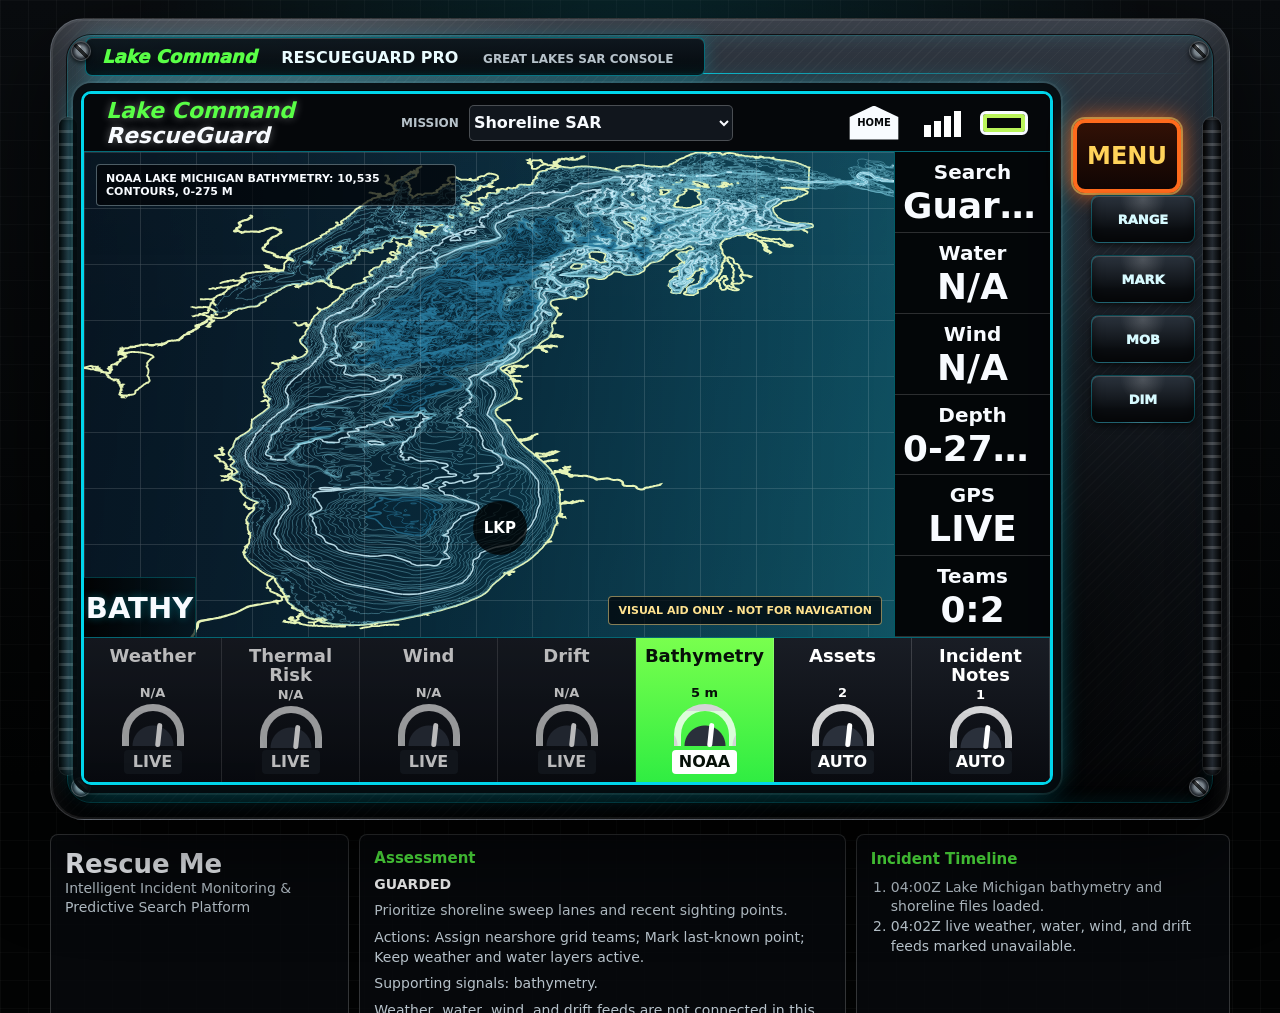
<file: index.html>
<!doctype html>
<html lang="en">
  <head>
    <meta charset="utf-8">
    <meta name="viewport" content="width=device-width, initial-scale=1">
    <meta http-equiv="refresh" content="0; url=docs/">
    <title>Rescue Me AI Review</title>
    <style>
      body {
        margin: 0;
        min-height: 100vh;
        display: grid;
        place-items: center;
        background: #07100e;
        color: #f6faf8;
        font-family: Arial, sans-serif;
      }

      a {
        color: #72f0a5;
      }
    </style>
  </head>
  <body>
    <main>
      <p>Opening Rescue Me AI review app...</p>
      <p><a href="docs/">Open the app</a></p>
    </main>
  </body>
</html>
</file>
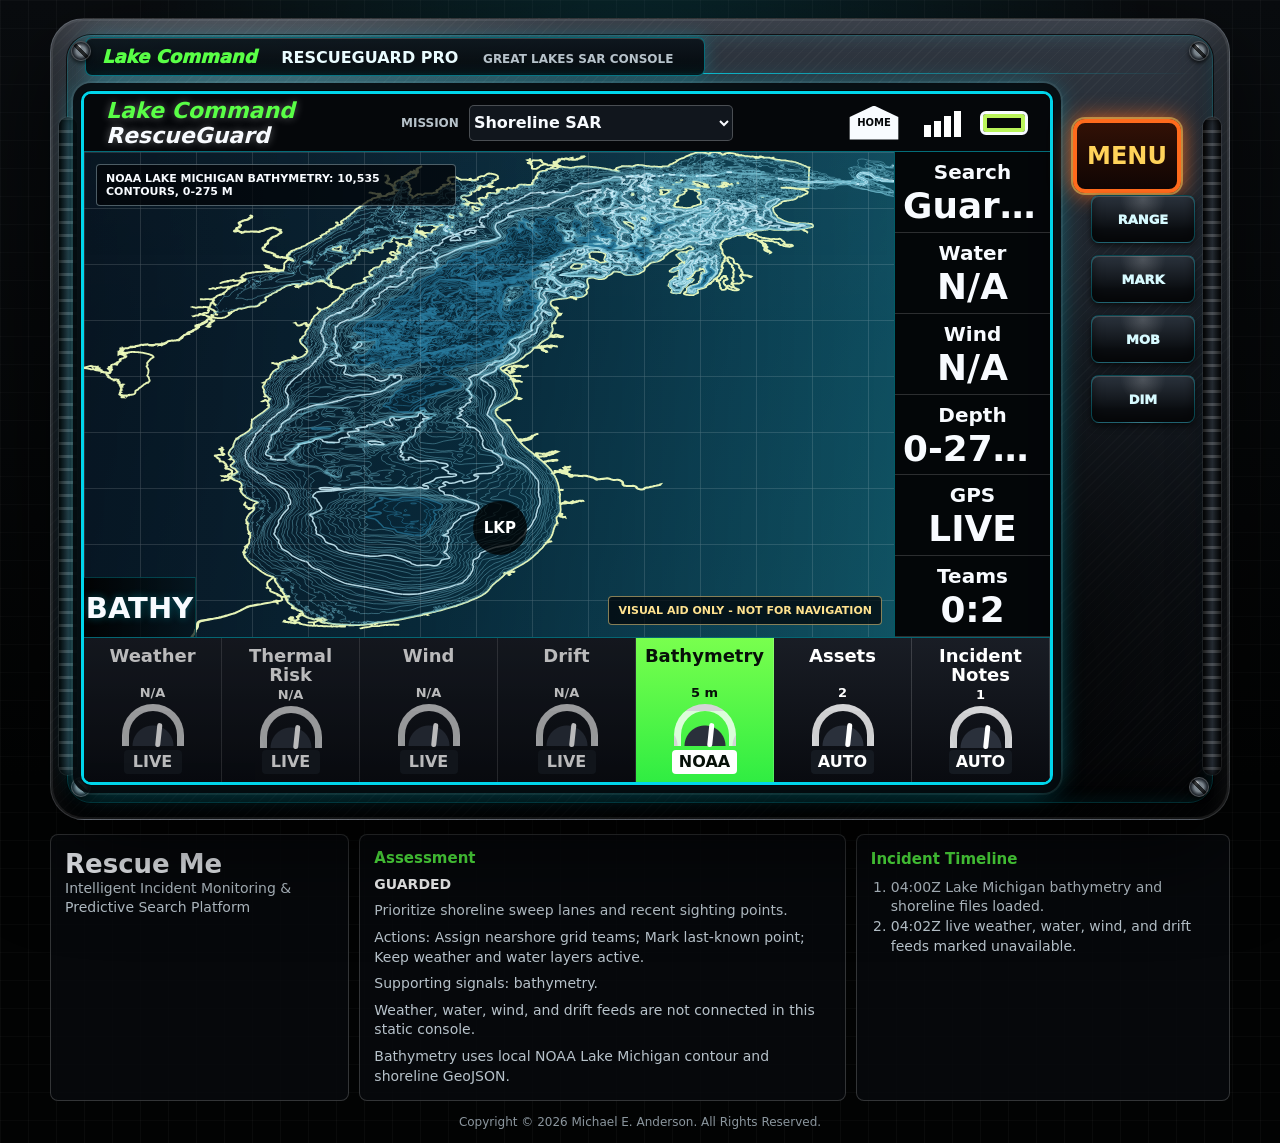
<file: docs/index.html>
<!doctype html>
<!-- Copyright (c) 2026 Michael E. Anderson. All Rights Reserved. -->
<html lang="en">
  <head>
    <meta charset="utf-8">
    <meta name="viewport" content="width=device-width, initial-scale=1">
    <meta
      name="description"
      content="Rescue Me is an intelligent incident monitoring and predictive search platform."
    >
    <title>Rescue Me | Incident Command Console</title>
    <link rel="stylesheet" href="./styles.css?v=3">
  </head>
  <body>
    <main class="bezel-shell">
      <section class="device" aria-label="Rescue Me command console">
        <div class="brand-plate" aria-label="Lake Command property mark">
          <span>Lake Command</span>
          <strong>RescueGuard Pro</strong>
          <em>Great Lakes SAR Console</em>
        </div>
        <span class="screw screw-tl"></span>
        <span class="screw screw-tr"></span>
        <span class="screw screw-bl"></span>
        <span class="screw screw-br"></span>
        <span class="grip grip-left"></span>
        <span class="grip grip-right"></span>
        <section class="screen">
          <header class="top-status">
            <strong><span>Lake Command</span> RescueGuard</strong>
            <label class="mission-select">
              <span>Mission</span>
              <select id="mission">
                <option value="shoreline">Shoreline SAR</option>
                <option value="vessel">Overdue Vessel</option>
                <option value="weather">Weather Closure</option>
                <option value="exposure">Cold Exposure</option>
              </select>
            </label>
            <nav class="status-icons" aria-label="System status">
              <span class="home-icon">HOME</span>
              <span class="bars" aria-label="Signal strength"></span>
              <span class="battery" aria-label="Battery level"></span>
            </nav>
          </header>

          <section class="console-grid">
            <section class="chart" id="map" aria-label="Predictive search chart">
              <svg
                id="bathymetryLayer"
                class="bathymetry-layer"
                viewBox="0 0 1000 620"
                preserveAspectRatio="none"
                aria-label="Lake Michigan NOAA bathymetry contours"
              ></svg>
              <div class="heat heat-a"></div>
              <div class="heat heat-b"></div>
              <div class="chart-grid"></div>
              <div id="bathymetryStatus" class="bathymetry-status">Loading NOAA contours</div>
              <div class="nav-warning">Visual aid only - not for navigation</div>
              <div class="current current-a"></div>
              <div class="current current-b"></div>
              <div class="current current-c"></div>
              <div class="search-cone"></div>
              <div class="boat">▲</div>
              <div class="datum">LKP</div>
              <div class="asset asset-a">A1</div>
              <div class="asset asset-b">B2</div>
              <div class="note-marker">N</div>
              <div class="risk risk-a"></div>
              <div class="risk risk-b"></div>
              <div class="chart-badge">BATHY</div>
            </section>

            <aside class="telemetry" aria-label="Mission telemetry">
              <div>
                <span>Search</span>
                <strong id="status">Guarded</strong>
              </div>
              <div>
                <span>Water</span>
                <strong id="waterMetric">67.9°</strong>
              </div>
              <div>
                <span>Wind</span>
                <strong id="windMetric">3.1 mph</strong>
              </div>
              <div>
                <span>Depth</span>
                <strong id="depthMetric">NOAA</strong>
              </div>
              <div>
                <span>GPS</span>
                <strong>LIVE</strong>
              </div>
              <div>
                <span>Teams</span>
                <strong>0:2</strong>
              </div>
            </aside>
          </section>

          <nav class="mode-dock" aria-label="Operational layers">
            <button data-layer="weather" class="mode" disabled>
              <span>Weather</span>
              <strong>N/A</strong>
              <i></i>
              <em>LIVE</em>
            </button>
            <button data-layer="water" class="mode" disabled>
              <span>Thermal Risk</span>
              <strong>N/A</strong>
              <i></i>
              <em>LIVE</em>
            </button>
            <button data-layer="wind" class="mode" disabled>
              <span>Wind</span>
              <strong>N/A</strong>
              <i></i>
              <em>LIVE</em>
            </button>
            <button data-layer="currents" class="mode" disabled>
              <span>Drift</span>
              <strong>N/A</strong>
              <i></i>
              <em>LIVE</em>
            </button>
            <button data-layer="bathymetry" class="mode active">
              <span>Bathymetry</span>
              <strong>5 m</strong>
              <i></i>
              <em>NOAA</em>
            </button>
            <button data-layer="assets" class="mode">
              <span>Assets</span>
              <strong>2</strong>
              <i></i>
              <em>AUTO</em>
            </button>
            <button data-layer="notes" class="mode">
              <span>Incident Notes</span>
              <strong>1</strong>
              <i></i>
              <em>AUTO</em>
            </button>
          </nav>
        </section>

        <aside class="hardware-menu" aria-label="Hardware menu">MENU</aside>
        <aside class="hardware-controls" aria-label="Hardware controls">
          <button type="button">RANGE</button>
          <button type="button">MARK</button>
          <button type="button">MOB</button>
          <button type="button">DIM</button>
        </aside>
      </section>

      <section class="mission-tray" aria-label="Decision support">
        <article>
          <h1>Rescue Me</h1>
          <p>Intelligent Incident Monitoring & Predictive Search Platform</p>
        </article>
        <article class="assessment-panel">
          <h2>Assessment</h2>
          <div id="assessment" class="assessment"></div>
        </article>
        <article class="timeline">
          <h2>Incident Timeline</h2>
          <ol id="timeline">
            <li>04:00Z Lake Michigan bathymetry and shoreline files loaded.</li>
            <li>04:02Z live weather, water, wind, and drift feeds marked unavailable.</li>
          </ol>
        </article>
      </section>

      <footer>
        Copyright &copy; 2026 Michael E. Anderson. All Rights Reserved.
      </footer>
    </main>

    <script type="module" src="./main.js?v=3"></script>
  </body>
</html>
</file>
<file: docs/styles.css>
:root {
  color-scheme: dark;
  --black: #050607;
  --bezel: #111418;
  --bezel-hi: #252a31;
  --cyan: #00e8ff;
  --blue: #0088ff;
  --green: #59ff46;
  --amber: #ff982d;
  --orange: #ff6a1c;
  --magenta: #ad067c;
  --purple: #4c0a73;
  --panel: rgba(8, 11, 14, 0.88);
  --line: rgba(255, 255, 255, 0.18);
  --text: #f8fbff;
  --muted: #b7c2ca;
}

* {
  box-sizing: border-box;
}

html {
  min-width: 320px;
}

body {
  margin: 0;
  min-height: 100vh;
  background:
    linear-gradient(90deg, rgba(255, 255, 255, 0.03) 0 1px, transparent 1px 100%) 0 0 / 28px 28px,
    linear-gradient(180deg, rgba(255, 255, 255, 0.025) 0 1px, transparent 1px 100%) 0 0 / 28px 28px,
    radial-gradient(circle at 50% 8%, rgba(0, 232, 255, 0.13), transparent 32rem),
    linear-gradient(180deg, #090c0f, #020303 68%);
  color: var(--text);
  font-family: Inter, ui-sans-serif, system-ui, -apple-system, BlinkMacSystemFont, "Segoe UI", sans-serif;
}

button,
select {
  font: inherit;
}

button {
  cursor: pointer;
}

.bezel-shell {
  display: grid;
  gap: 14px;
  width: min(1180px, calc(100% - 24px));
  min-height: 100vh;
  margin: 0 auto;
  padding: 18px 0 14px;
}

.device {
  position: relative;
  display: grid;
  grid-template-columns: minmax(0, 1fr) 126px;
  gap: 20px;
  padding: 72px 30px 34px;
  background:
    radial-gradient(circle at 18% 15%, rgba(255, 255, 255, 0.16), transparent 20rem),
    radial-gradient(circle at 78% 82%, rgba(0, 0, 0, 0.72), transparent 26rem),
    repeating-linear-gradient(135deg, rgba(255, 255, 255, 0.028) 0 1px, transparent 1px 7px),
    linear-gradient(180deg, #303741 0%, #171d24 44%, #07090c 100%);
  border: 1px solid rgba(255, 255, 255, 0.18);
  border-radius: 34px;
  box-shadow:
    inset 0 0 0 2px rgba(255, 255, 255, 0.07),
    inset 0 16px 28px rgba(255, 255, 255, 0.08),
    inset 0 -34px 54px rgba(0, 0, 0, 0.74),
    0 34px 90px rgba(0, 0, 0, 0.62);
}

.device::before {
  content: "";
  position: absolute;
  inset: 16px;
  pointer-events: none;
  border: 1px solid rgba(0, 232, 255, 0.18);
  border-radius: 24px;
  box-shadow:
    inset 0 0 18px rgba(0, 232, 255, 0.1),
    0 0 0 1px rgba(0, 0, 0, 0.72);
}

.device::after {
  content: "";
  position: absolute;
  left: 34px;
  right: 34px;
  top: 54px;
  height: 1px;
  pointer-events: none;
  background: linear-gradient(90deg, transparent, rgba(0, 232, 255, 0.8), transparent);
}

.brand-plate {
  position: absolute;
  left: 34px;
  top: 18px;
  z-index: 2;
  display: grid;
  grid-template-columns: auto auto auto;
  align-items: baseline;
  gap: 10px;
  min-width: min(620px, calc(100% - 260px));
  min-height: 38px;
  padding: 8px 16px;
  color: #eafcff;
  background:
    linear-gradient(180deg, rgba(13, 22, 29, 0.96), rgba(3, 7, 10, 0.94)),
    linear-gradient(90deg, rgba(0, 232, 255, 0.2), transparent 42%);
  border: 1px solid rgba(0, 232, 255, 0.42);
  border-radius: 7px;
  box-shadow:
    inset 0 1px 0 rgba(255, 255, 255, 0.18),
    0 0 18px rgba(0, 232, 255, 0.24);
}

.brand-plate span {
  color: #59ff46;
  font-size: 18px;
  font-weight: 950;
  font-style: italic;
}

.brand-plate strong {
  font-size: 16px;
  text-transform: uppercase;
}

.brand-plate em {
  color: #b7c2ca;
  font-size: 12px;
  font-style: normal;
  font-weight: 850;
  text-transform: uppercase;
}

.screw {
  position: absolute;
  z-index: 2;
  width: 20px;
  height: 20px;
  background:
    linear-gradient(45deg, transparent 43%, rgba(0, 0, 0, 0.72) 44% 56%, transparent 57%),
    radial-gradient(circle at 36% 28%, rgba(255, 255, 255, 0.86), transparent 18%),
    radial-gradient(circle, #7b858d 0 35%, #22282f 64%, #050607 100%);
  border: 1px solid rgba(255, 255, 255, 0.22);
  border-radius: 50%;
  box-shadow: 0 2px 4px rgba(0, 0, 0, 0.72);
}

.screw-tl {
  left: 20px;
  top: 22px;
}

.screw-tr {
  right: 20px;
  top: 22px;
}

.screw-bl {
  left: 20px;
  bottom: 22px;
}

.screw-br {
  right: 20px;
  bottom: 22px;
}

.grip {
  position: absolute;
  top: 98px;
  bottom: 44px;
  z-index: 1;
  width: 18px;
  border-radius: 14px;
  background:
    repeating-linear-gradient(180deg, rgba(255, 255, 255, 0.18) 0 3px, transparent 3px 13px),
    linear-gradient(90deg, #050607, #242b33 52%, #050607);
  box-shadow:
    inset 0 0 8px rgba(0, 0, 0, 0.88),
    0 0 0 1px rgba(255, 255, 255, 0.08);
}

.grip-left {
  left: 8px;
}

.grip-right {
  right: 8px;
}

.screen {
  position: relative;
  z-index: 2;
  overflow: hidden;
  border: 3px solid rgba(0, 232, 255, 0.92);
  border-radius: 10px;
  background: #020405;
  box-shadow:
    0 0 0 8px rgba(2, 5, 8, 0.88),
    0 0 0 10px rgba(255, 255, 255, 0.06),
    0 0 0 1px rgba(0, 0, 0, 0.9),
    0 0 28px rgba(0, 232, 255, 0.58),
    inset 0 0 18px rgba(0, 0, 0, 0.88);
}

.top-status {
  display: grid;
  grid-template-columns: minmax(140px, 1fr) minmax(230px, 360px) minmax(170px, 1fr);
  align-items: center;
  min-height: 58px;
  background: #05070a;
  border-bottom: 1px solid rgba(0, 232, 255, 0.45);
}

.top-status > strong {
  padding-left: 22px;
  font-size: 22px;
  font-style: italic;
  letter-spacing: 0;
  text-shadow: 0 0 8px rgba(255, 255, 255, 0.36);
}

.top-status > strong span {
  color: var(--green);
}

.mission-select {
  display: grid;
  grid-template-columns: auto minmax(0, 1fr);
  align-items: center;
  gap: 10px;
  padding: 0 14px;
}

.mission-select span {
  color: var(--muted);
  font-size: 12px;
  font-weight: 800;
  text-transform: uppercase;
}

select {
  min-width: 0;
  height: 36px;
  color: var(--text);
  background: #11161d;
  border: 1px solid rgba(255, 255, 255, 0.24);
  border-radius: 5px;
  font-weight: 800;
}

.status-icons {
  display: flex;
  align-items: center;
  justify-content: flex-end;
  gap: 18px;
  padding-right: 22px;
}

.home-icon {
  display: grid;
  place-items: center;
  width: 64px;
  height: 34px;
  color: #05070a;
  background: #f8fbff;
  clip-path: polygon(50% 0, 88% 34%, 88% 100%, 12% 100%, 12% 34%);
  font-size: 10px;
  font-weight: 900;
}

.bars {
  width: 38px;
  height: 28px;
  background:
    linear-gradient(to top, #fff 0 42%, transparent 42%) 0 0 / 7px 100% no-repeat,
    linear-gradient(to top, #fff 0 58%, transparent 58%) 10px 0 / 7px 100% no-repeat,
    linear-gradient(to top, #fff 0 76%, transparent 76%) 20px 0 / 7px 100% no-repeat,
    linear-gradient(to top, #fff 0 94%, transparent 94%) 30px 0 / 7px 100% no-repeat;
}

.battery {
  width: 48px;
  height: 24px;
  border: 3px solid #f8fbff;
  border-radius: 6px;
  box-shadow: inset 0 0 0 4px #baf45a;
}

.battery::after {
  content: "";
  position: absolute;
}

.console-grid {
  display: grid;
  grid-template-columns: minmax(0, 1fr) 156px;
  min-height: 470px;
}

.chart {
  position: relative;
  overflow: hidden;
  min-height: 470px;
  isolation: isolate;
  background:
    linear-gradient(110deg, #092234 0%, #0d3850 28%, #0b4b64 50%, #126a82 74%, #1b8797 100%);
}

.heat,
.chart-grid,
.current,
.search-cone,
.boat,
.datum,
.asset,
.risk,
.note-marker,
.chart-badge {
  position: absolute;
}

.bathymetry-layer {
  position: absolute;
  inset: 0;
  z-index: 1;
  display: block;
  width: 100%;
  height: 100%;
  background:
    linear-gradient(90deg, rgba(6, 17, 28, 0.82), rgba(8, 45, 61, 0.58)),
    linear-gradient(180deg, rgba(255, 255, 255, 0.06), transparent 36%);
}

.bathy-shoreline {
  fill: none;
  stroke: rgba(243, 255, 190, 0.95);
  stroke-width: 1.8;
  vector-effect: non-scaling-stroke;
}

.bathy-contour {
  fill: none;
  stroke: rgba(112, 185, 204, 0.56);
  stroke-width: 0.75;
  vector-effect: non-scaling-stroke;
}

.bathy-contour.major {
  stroke: rgba(208, 244, 255, 0.86);
  stroke-width: 1.55;
}

.bathy-contour.deep {
  stroke: rgba(42, 122, 157, 0.72);
}

.bathymetry-status,
.nav-warning {
  position: absolute;
  z-index: 7;
  max-width: min(360px, calc(100% - 24px));
  padding: 7px 9px;
  color: #f8fbff;
  background: rgba(2, 4, 6, 0.72);
  border: 1px solid rgba(208, 244, 255, 0.36);
  border-radius: 4px;
  font-size: 11px;
  font-weight: 900;
  letter-spacing: 0;
  text-transform: uppercase;
}

.bathymetry-status {
  left: 12px;
  top: 12px;
}

.nav-warning {
  right: 12px;
  bottom: 12px;
  color: #ffe28f;
  border-color: rgba(255, 226, 143, 0.52);
}

.heat {
  z-index: 2;
  border-radius: 47% 53% 43% 57%;
  filter: blur(3px);
  opacity: 0.44;
}

.heat-a {
  left: 6%;
  top: 8%;
  width: 260px;
  height: 300px;
  background: radial-gradient(circle, #ffb22e, #b80b81 57%, transparent 70%);
}

.heat-b {
  right: 2%;
  bottom: 0;
  width: 390px;
  height: 310px;
  background: radial-gradient(circle, #ff8d24, #9a0078 54%, transparent 71%);
}

.chart-grid {
  inset: 0;
  z-index: 3;
  opacity: 0.26;
  background-image:
    linear-gradient(rgba(255, 255, 255, 0.48) 1px, transparent 1px),
    linear-gradient(90deg, rgba(255, 255, 255, 0.48) 1px, transparent 1px);
  background-size: 56px 56px;
}

.current {
  z-index: 4;
  width: 34px;
  height: 24px;
  color: #006fff;
  text-shadow: 0 0 7px rgba(0, 136, 255, 0.92);
}

.current::before {
  content: "➜";
  font-size: 34px;
  font-weight: 900;
}

.current-a {
  left: 14%;
  top: 31%;
  transform: rotate(202deg);
}

.current-b {
  left: 45%;
  top: 38%;
  transform: rotate(28deg);
}

.current-c {
  left: 76%;
  top: 22%;
  transform: rotate(230deg);
}

.search-cone {
  z-index: 4;
  left: 49%;
  top: 38%;
  width: 94px;
  height: 178px;
  background: linear-gradient(180deg, rgba(255, 255, 255, 0.78), rgba(255, 255, 255, 0.08));
  clip-path: polygon(50% 0, 95% 100%, 5% 100%);
  filter: blur(1px);
  opacity: 0.78;
}

.boat {
  left: 50.5%;
  top: 29%;
  z-index: 6;
  color: #fff;
  font-size: 60px;
  text-shadow: 0 0 13px rgba(0, 0, 0, 0.72);
  transform: translateX(-50%);
}

.datum,
.asset,
.note-marker,
.chart-badge {
  z-index: 6;
  display: grid;
  place-items: center;
  font-weight: 900;
}

.datum {
  left: 48%;
  top: 72%;
  width: 54px;
  height: 54px;
  color: #fff;
  background: rgba(0, 0, 0, 0.76);
  border-radius: 50%;
  font-size: 15px;
}

.asset {
  width: 40px;
  height: 40px;
  color: #050607;
  background: var(--green);
  border: 2px solid #fff;
  border-radius: 50%;
  box-shadow: 0 0 18px rgba(89, 255, 70, 0.74);
}

.asset-a {
  left: 62%;
  top: 54%;
}

.asset-b {
  left: 72%;
  top: 70%;
}

.risk {
  width: 22px;
  height: 22px;
  border-radius: 50%;
  background: #ff2d2d;
  box-shadow: 0 0 0 9px rgba(255, 45, 45, 0.18), 0 0 20px rgba(255, 45, 45, 0.8);
}

.risk-a {
  left: 30%;
  top: 21%;
}

.risk-b {
  left: 80%;
  top: 64%;
}

.note-marker {
  left: 18%;
  bottom: 12%;
  width: 48px;
  height: 46px;
  color: #fff;
  background: rgba(0, 0, 0, 0.76);
  border-radius: 0 12px 12px 0;
  font-size: 21px;
}

.chart-badge {
  left: 0;
  bottom: 0;
  width: 112px;
  height: 60px;
  background:
    linear-gradient(90deg, rgba(0, 0, 0, 0.92), rgba(4, 20, 28, 0.72));
  border-top: 1px solid rgba(0, 232, 255, 0.24);
  border-right: 1px solid rgba(0, 232, 255, 0.24);
  color: #f8fbff;
  font-size: 29px;
  text-shadow: 0 0 9px rgba(0, 232, 255, 0.32);
}

.telemetry {
  display: grid;
  grid-template-rows: repeat(6, minmax(0, 1fr));
  background: rgba(4, 6, 9, 0.86);
  border-left: 1px solid rgba(0, 232, 255, 0.38);
}

.telemetry div {
  display: grid;
  align-content: center;
  justify-items: center;
  gap: 4px;
  min-width: 0;
  padding: 8px;
  border-bottom: 1px solid rgba(255, 255, 255, 0.16);
}

.telemetry span {
  font-size: 20px;
  font-weight: 900;
}

.telemetry strong {
  max-width: 100%;
  overflow: hidden;
  font-size: clamp(22px, 2.8vw, 38px);
  line-height: 1;
  text-align: center;
  text-overflow: ellipsis;
  white-space: nowrap;
}

.mode-dock {
  display: grid;
  grid-template-columns: repeat(7, minmax(0, 1fr));
  min-height: 134px;
  background: #07090d;
  border-top: 1px solid rgba(0, 232, 255, 0.42);
}

.mode {
  position: relative;
  display: grid;
  grid-template-rows: auto auto 1fr auto;
  justify-items: center;
  gap: 2px;
  min-width: 0;
  padding: 9px 6px 8px;
  color: #fff;
  background: linear-gradient(180deg, #191d25, #090b10);
  border: 0;
  border-right: 1px solid rgba(255, 255, 255, 0.16);
}

.mode.active {
  color: #071009;
  background: linear-gradient(180deg, #79ff4e, #30ed42);
}

.mode:disabled {
  cursor: not-allowed;
  opacity: 0.72;
}

.mode span {
  min-height: 36px;
  overflow: hidden;
  font-size: clamp(12px, 1.55vw, 18px);
  font-weight: 900;
  line-height: 1.05;
  text-align: center;
}

.mode strong {
  font-size: 13px;
}

.mode i {
  position: relative;
  width: 62px;
  height: 42px;
  margin-top: 2px;
  border: 7px solid rgba(255, 255, 255, 0.8);
  border-bottom: 0;
  border-radius: 62px 62px 0 0;
  background: radial-gradient(circle at 50% 100%, #2a303b 0 20px, transparent 21px);
}

.mode i::after {
  content: "";
  position: absolute;
  left: 26px;
  bottom: -1px;
  width: 5px;
  height: 24px;
  background: #fff;
  border-radius: 4px;
  transform: rotate(6deg);
  transform-origin: bottom;
}

.mode em {
  min-width: 58px;
  padding: 4px 7px;
  color: #fff;
  background: #151a21;
  border-radius: 4px;
  font-size: 16px;
  font-style: normal;
  font-weight: 900;
  line-height: 1;
}

.mode.active em {
  color: #071009;
  background: #fff;
}

.hardware-menu {
  position: relative;
  z-index: 2;
  align-self: start;
  display: grid;
  place-items: center;
  width: 108px;
  height: 74px;
  margin-top: 28px;
  color: #ffd35a;
  background: linear-gradient(180deg, #321106, #100503);
  border: 4px solid var(--orange);
  border-radius: 12px;
  box-shadow: 0 0 0 2px rgba(255, 211, 90, 0.5), 0 0 22px rgba(255, 106, 28, 0.92);
  font-size: 24px;
  font-weight: 900;
}

.hardware-menu::after {
  content: "DISTRESS";
  position: absolute;
  left: 50%;
  top: calc(100% + 10px);
  width: max-content;
  color: #ffb46e;
  font-size: 11px;
  letter-spacing: 0;
  text-transform: uppercase;
  transform: translateX(-50%);
}

.hardware-controls {
  position: absolute;
  right: 34px;
  top: 176px;
  z-index: 2;
  display: grid;
  gap: 12px;
  width: 104px;
}

.hardware-controls button {
  height: 48px;
  color: #d7faff;
  background:
    radial-gradient(circle at 50% 8%, rgba(255, 255, 255, 0.18), transparent 34%),
    linear-gradient(180deg, #2b333d, #0b0e12 72%);
  border: 1px solid rgba(0, 232, 255, 0.26);
  border-radius: 8px;
  box-shadow:
    inset 0 1px 0 rgba(255, 255, 255, 0.16),
    inset 0 -8px 12px rgba(0, 0, 0, 0.58),
    0 3px 7px rgba(0, 0, 0, 0.64);
  font-size: 13px;
  font-weight: 950;
}

.mission-tray {
  display: grid;
  grid-template-columns: minmax(220px, 0.8fr) minmax(280px, 1.3fr) minmax(240px, 1fr);
  gap: 10px;
}

.mission-tray article {
  min-width: 0;
  padding: 14px;
  background: rgba(7, 10, 13, 0.86);
  border: 1px solid var(--line);
  border-radius: 8px;
}

h1,
h2,
p {
  margin: 0;
  letter-spacing: 0;
}

h1 {
  font-size: 26px;
}

h2 {
  margin-bottom: 8px;
  color: var(--green);
  font-size: 15px;
}

p,
.assessment,
.timeline {
  color: var(--muted);
  font-size: 14px;
  line-height: 1.4;
}

.assessment {
  display: grid;
  gap: 7px;
}

.assessment strong {
  color: #fff;
}

.timeline ol {
  margin: 0;
  padding-left: 20px;
}

footer {
  color: #8b969e;
  font-size: 12px;
  text-align: center;
}

.chart.hide-assets .asset,
.chart.hide-notes .note-marker,
.chart.hide-weather .risk,
.chart.hide-water .heat,
.chart.hide-wind .current,
.chart.hide-currents .search-cone,
.chart.hide-currents .boat,
.chart.hide-bathymetry .bathymetry-layer,
.chart.hide-bathymetry .bathymetry-status,
.chart.hide-bathymetry .nav-warning {
  display: none;
}

@media (max-width: 940px) {
  .device {
    grid-template-columns: 1fr;
    padding: 70px 18px 18px;
  }

  .hardware-menu,
  .hardware-controls {
    display: none;
  }

  .brand-plate {
    right: 44px;
    min-width: 0;
    grid-template-columns: 1fr;
    gap: 1px;
  }

  .brand-plate em {
    display: none;
  }

  .top-status {
    grid-template-columns: 1fr;
    gap: 8px;
    padding: 12px;
  }

  .top-status > strong,
  .status-icons {
    padding: 0;
  }

  .mission-select {
    padding: 0;
  }

  .console-grid {
    grid-template-columns: 1fr;
  }

  .telemetry {
    grid-template-columns: repeat(6, minmax(0, 1fr));
    grid-template-rows: auto;
    border-left: 0;
    border-top: 1px solid rgba(0, 232, 255, 0.38);
  }

  .telemetry strong {
    font-size: 22px;
  }

  .mode-dock {
    grid-template-columns: repeat(4, minmax(0, 1fr));
  }

  .mission-tray {
    grid-template-columns: 1fr;
  }
}

@media (max-width: 580px) {
  .bezel-shell {
    width: min(100% - 12px, 1180px);
    padding-top: 8px;
  }

  .device {
    border-radius: 18px;
    padding: 66px 10px 10px;
  }

  .brand-plate {
    display: none;
  }

  .screw {
    display: none;
  }

  .grip {
    display: none;
  }

  .screen {
    border-width: 2px;
  }

  .chart {
    min-height: 360px;
  }

  .chart-badge {
    width: 92px;
    height: 50px;
    font-size: 22px;
  }

  .nav-warning {
    right: 8px;
    bottom: 12px;
    max-width: calc(100% - 116px);
    font-size: 10px;
  }

  .telemetry {
    grid-template-columns: 1fr 1fr;
  }

  .mode-dock {
    grid-template-columns: 1fr 1fr;
  }

  .mode {
    min-height: 118px;
  }
}
</file>
